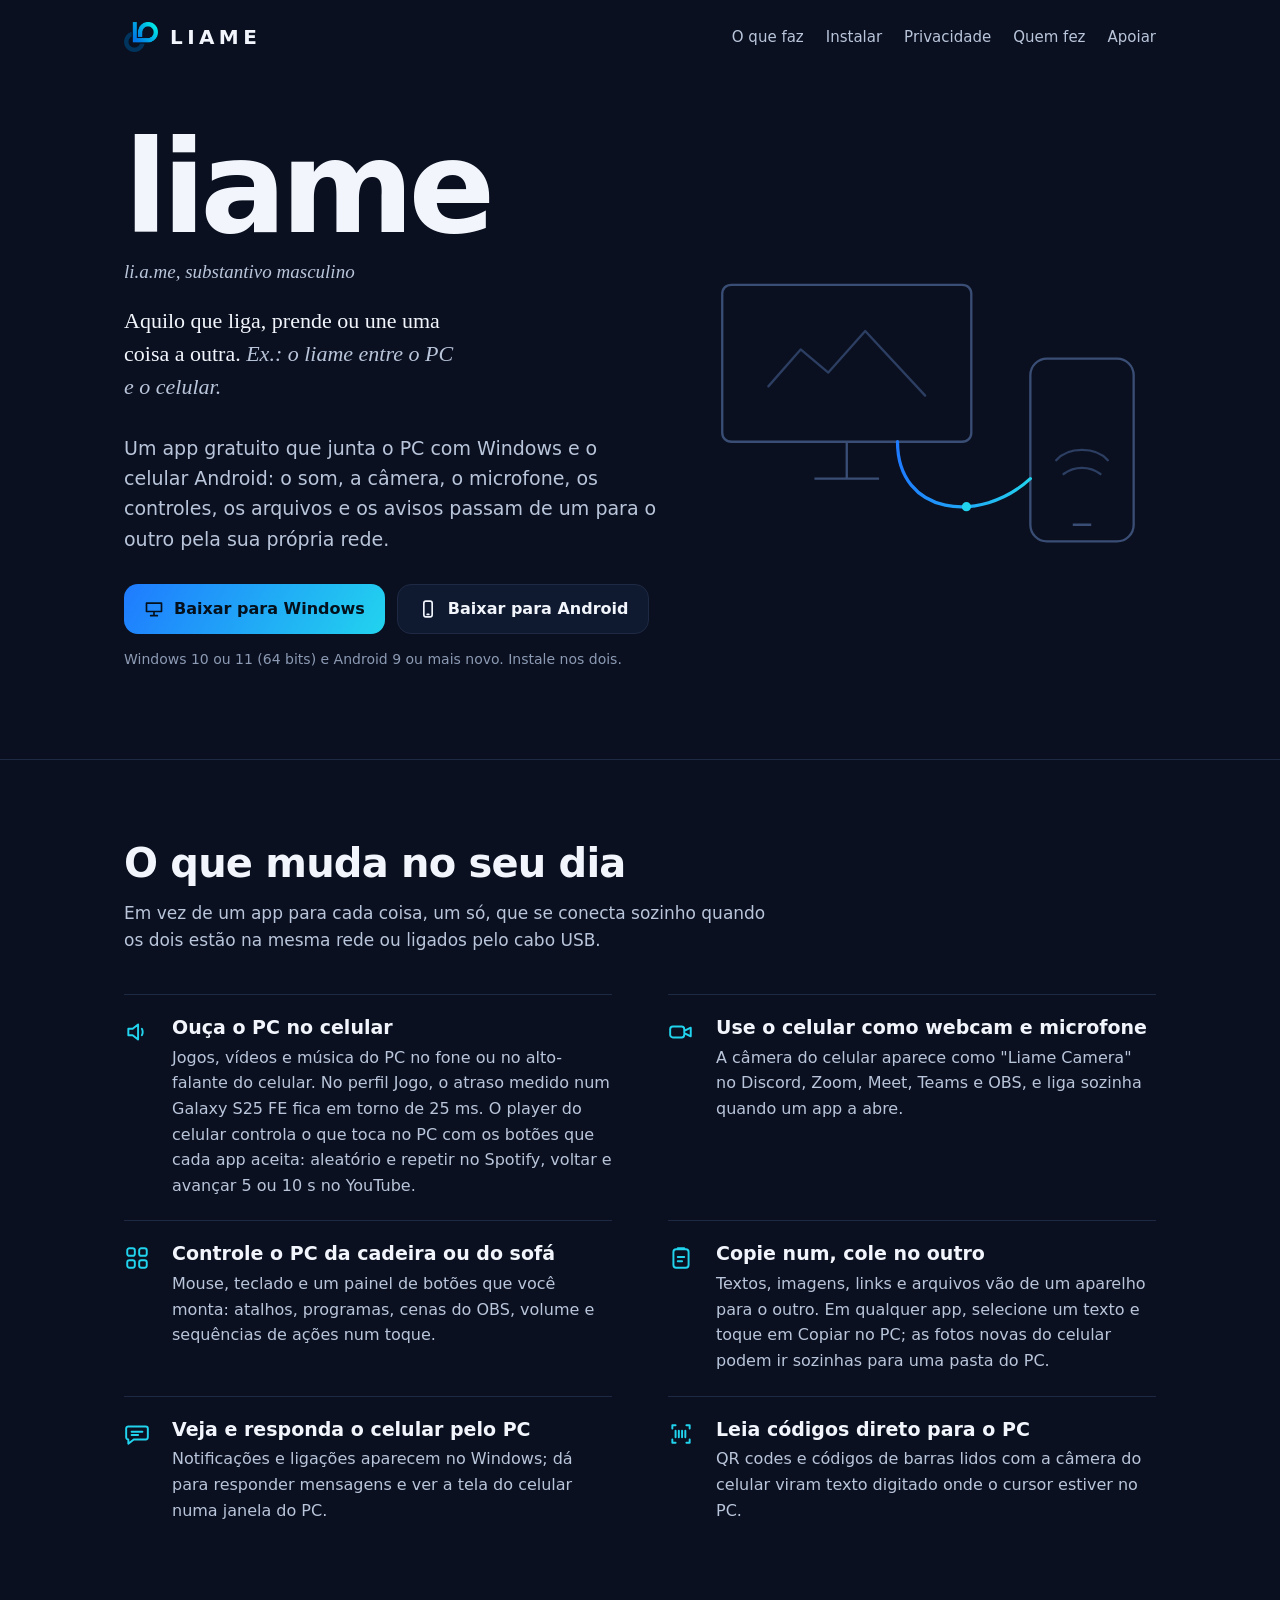
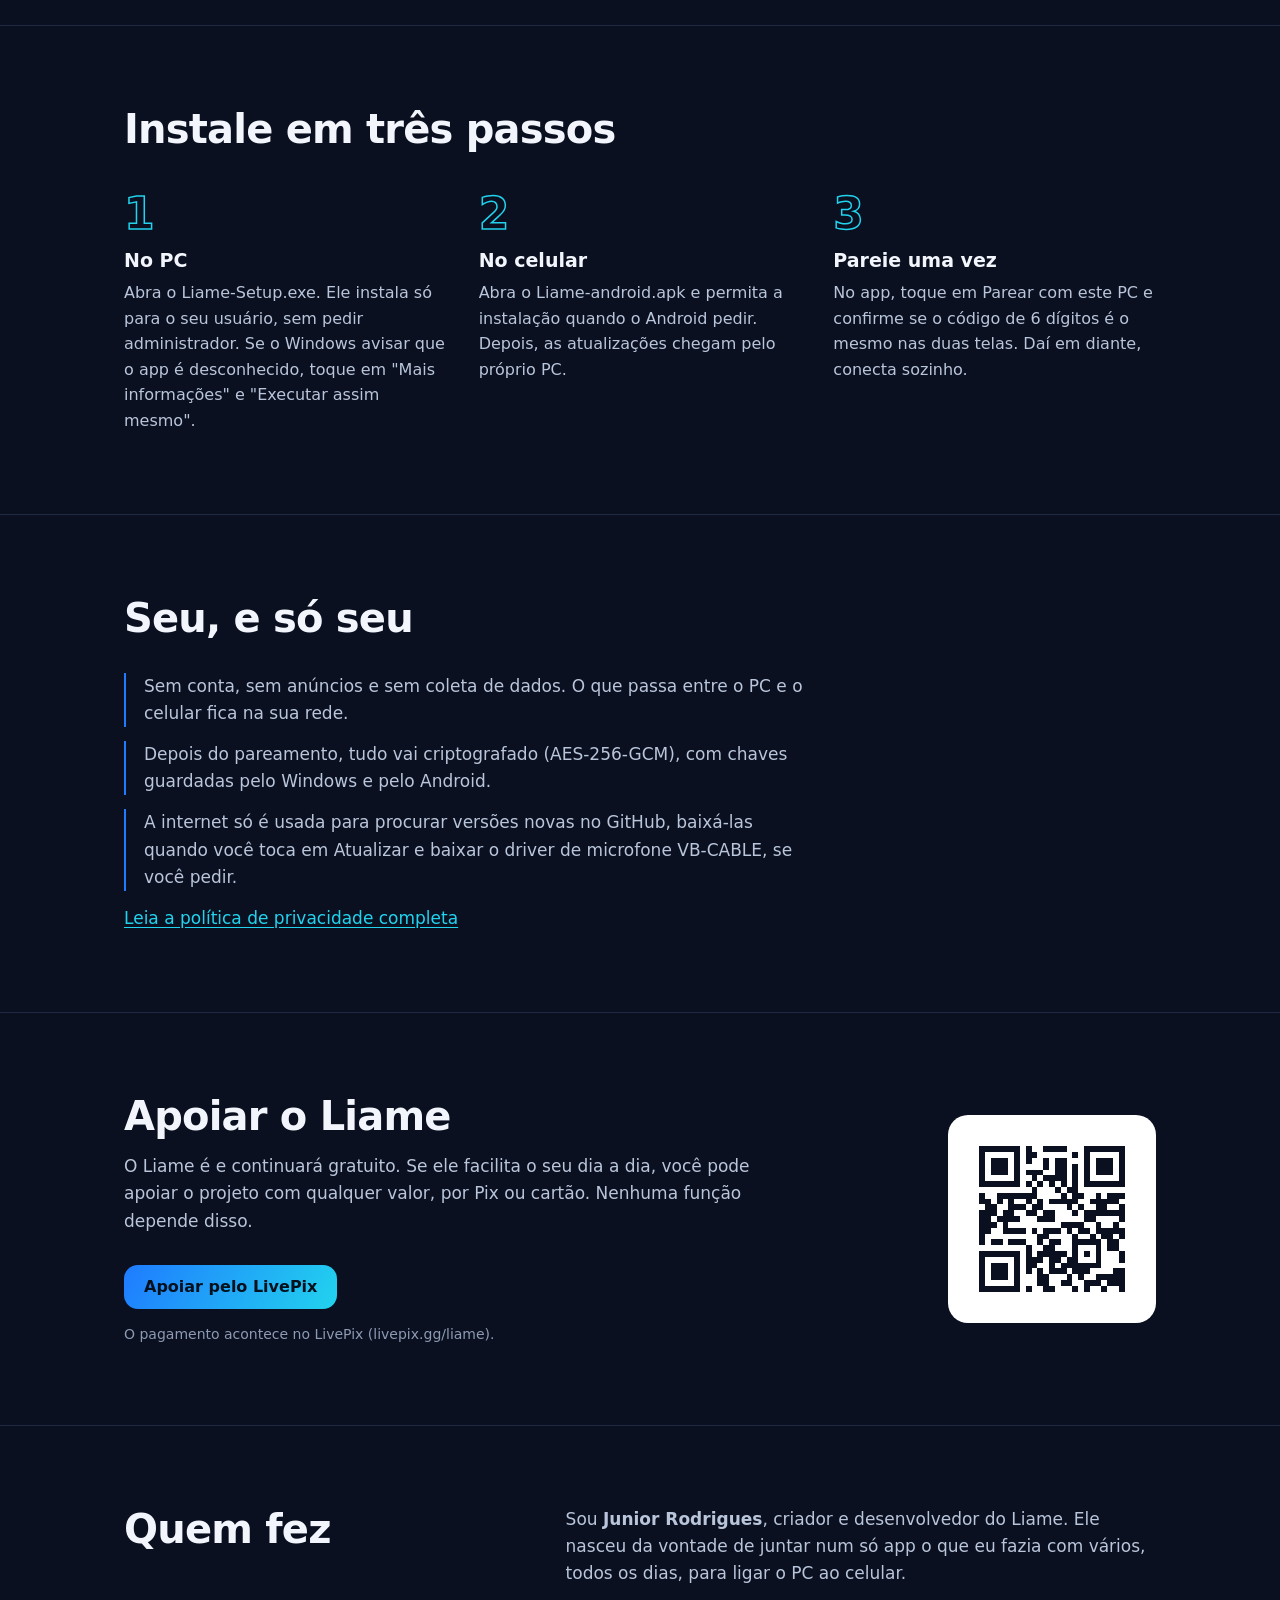
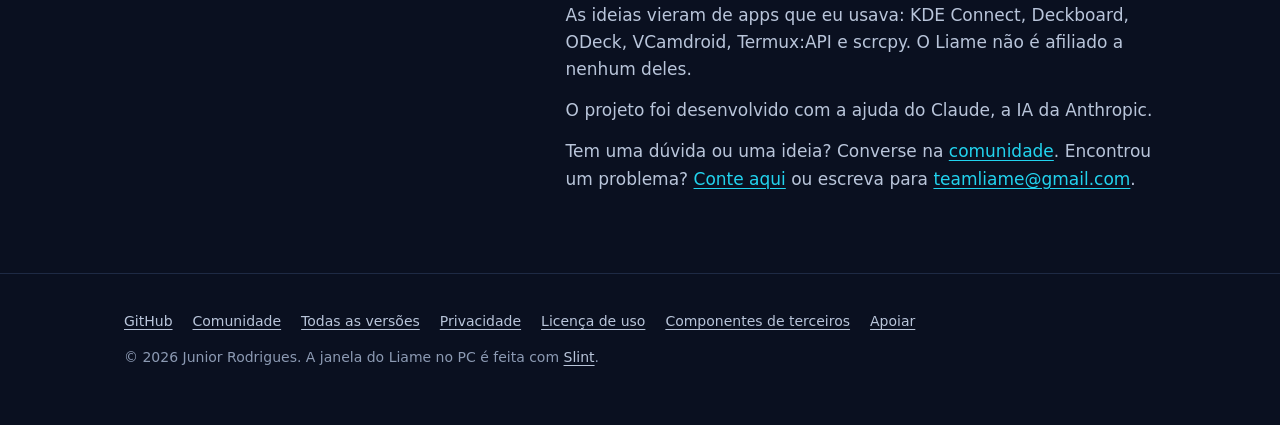
<file: index.html>
<!doctype html>
<html lang="pt-BR">
<head>
<meta charset="utf-8">
<meta name="viewport" content="width=device-width, initial-scale=1">
<title>Liame: o PC e o celular trabalhando como um só</title>
<meta name="description" content="Som do PC no celular, celular como webcam, microfone, mouse e atalhos, arquivos e notificações entre os dois. Grátis, sem conta e na sua rede.">
<meta property="og:title" content="Liame">
<meta property="og:description" content="O PC e o celular trabalhando como um só. Grátis, sem conta e na sua rede.">
<meta property="og:image" content="https://teamliame.github.io/liame/simbolo.png">
<link rel="icon" href="favicon.png">
<link rel="stylesheet" href="style.css">
</head>
<body>
<div class="wrap">
  <header class="top">
    <a class="brand" href="./"><img src="simbolo.png" alt="">LIAME</a>
    <nav aria-label="Seções">
      <a href="#usos">O que faz</a>
      <a href="#instalar">Instalar</a>
      <a href="#privacidade">Privacidade</a>
      <a href="#autor">Quem fez</a>
      <a href="#apoiar">Apoiar</a>
    </nav>
  </header>

  <main>
    <div class="hero">
      <div class="entry">
        <h1 class="word">liame</h1>
        <p class="say">li.a.me, substantivo masculino</p>
        <p class="def">Aquilo que liga, prende ou une uma coisa a outra. <em>Ex.: o liame entre o PC e o celular.</em></p>
        <p class="pitch">Um app gratuito que junta o PC com Windows e o celular Android: o som, a câmera, o microfone, os
          controles, os arquivos e os avisos passam de um para o outro pela sua própria rede.</p>
        <div class="ctas">
          <a class="btn main" href="https://github.com/teamliame/liame/releases/latest/download/Liame-Setup.exe">
            <svg viewBox="0 0 24 24" fill="none" stroke="currentColor" stroke-width="2" stroke-linecap="round" stroke-linejoin="round" aria-hidden="true"><path d="M3 5 H21 V15 H3 Z M8 20 H16 M12 15 V20"/></svg>
            Baixar para Windows</a>
          <a class="btn" href="https://github.com/teamliame/liame/releases/latest/download/Liame-android.apk">
            <svg viewBox="0 0 24 24" fill="none" stroke="currentColor" stroke-width="2" stroke-linecap="round" stroke-linejoin="round" aria-hidden="true"><path d="M9.5 2.5 H14.5 C15.9 2.5 17 3.6 17 5 V19 C17 20.4 15.9 21.5 14.5 21.5 H9.5 C8.1 21.5 7 20.4 7 19 V5 C7 3.6 8.1 2.5 9.5 2.5 Z M11 18.5 H13"/></svg>
            Baixar para Android</a>
        </div>
        <p class="fine" id="ver">Windows 10 ou 11 (64 bits) e Android 9 ou mais novo. Instale nos dois.</p>
      </div>

      <svg class="thread" viewBox="0 0 480 330" role="img" aria-label="Um fio de luz liga a tela de um PC a um celular">
        <defs>
          <linearGradient id="g" x1="0" x2="1"><stop offset="0" stop-color="#1F7BFF"/><stop offset="1" stop-color="#22D3EE"/></linearGradient>
        </defs>
        <path class="dev" d="M20 40 H270 C276 40 280 44 280 50 V200 C280 206 276 210 270 210 H20 C14 210 10 206 10 200 V50 C10 44 14 40 20 40 Z M110 250 H180 M145 210 V250"/>
        <path class="dev" d="M362 120 H438 C448 120 456 128 456 138 V300 C456 310 448 318 438 318 H362 C352 318 344 310 344 300 V138 C344 128 352 120 362 120 Z M390 300 H410"/>
        <path id="bond" class="bond" d="M200 210 C200 290 290 300 344 250"/>
        <circle class="spark" r="5">
          <animateMotion dur="2.6s" repeatCount="indefinite" keyPoints="0;1" keyTimes="0;1" calcMode="linear"><mpath href="#bond"/></animateMotion>
        </circle>
        <path d="M60 150 L95 110 L125 135 L165 90 L230 160" fill="none" stroke="#2C3E62" stroke-width="2.5" stroke-linecap="round" stroke-linejoin="round"/>
        <path d="M372 230 C385 215 415 215 428 230 M380 245 C392 236 408 236 420 245" fill="none" stroke="#2C3E62" stroke-width="2.5" stroke-linecap="round"/>
      </svg>
    </div>
  </main>
</div>

<section id="usos">
  <div class="wrap">
    <h2>O que muda no seu dia</h2>
    <p class="lead">Em vez de um app para cada coisa, um só, que se conecta sozinho quando os dois estão na mesma rede
      ou ligados pelo cabo USB.</p>
    <div class="uses">
      <div class="use">
        <svg viewBox="0 0 24 24" aria-hidden="true"><path d="M4 9 H8 L13 5 V19 L8 15 H4 Z M16.5 9 C17.5 10.5 17.5 13.5 16.5 15"/></svg>
        <div><h3>Ouça o PC no celular</h3>
          <p>Jogos, vídeos e música do PC no fone ou no alto-falante do celular. No perfil Jogo, o atraso medido num
            Galaxy S25 FE fica em torno de 25 ms. O player do celular controla o que toca no PC com os botões que
            cada app aceita: aleatório e repetir no Spotify, voltar e avançar 5 ou 10 s no YouTube.</p></div>
      </div>
      <div class="use">
        <svg viewBox="0 0 24 24" aria-hidden="true"><path d="M4.5 7 H12.5 C13.9 7 15 8.1 15 9.5 V14.5 C15 15.9 13.9 17 12.5 17 H4.5 C3.1 17 2 15.9 2 14.5 V9.5 C2 8.1 3.1 7 4.5 7 Z M15 11 L21 8 V16 L15 13"/></svg>
        <div><h3>Use o celular como webcam e microfone</h3>
          <p>A câmera do celular aparece como "Liame Camera" no Discord, Zoom, Meet, Teams e OBS, e liga sozinha quando
            um app a abre.</p></div>
      </div>
      <div class="use">
        <svg viewBox="0 0 24 24" aria-hidden="true"><path d="M5 3 H8 C9.1 3 10 3.9 10 5 V8 C10 9.1 9.1 10 8 10 H5 C3.9 10 3 9.1 3 8 V5 C3 3.9 3.9 3 5 3 Z M16 3 H19 C20.1 3 21 3.9 21 5 V8 C21 9.1 20.1 10 19 10 H16 C14.9 10 14 9.1 14 8 V5 C14 3.9 14.9 3 16 3 Z M5 14 H8 C9.1 14 10 14.9 10 16 V19 C10 20.1 9.1 21 8 21 H5 C3.9 21 3 20.1 3 19 V16 C3 14.9 3.9 14 5 14 Z M16 14 H19 C20.1 14 21 14.9 21 16 V19 C21 20.1 20.1 21 19 21 H16 C14.9 21 14 20.1 14 19 V16 C14 14.9 14.9 14 16 14 Z"/></svg>
        <div><h3>Controle o PC da cadeira ou do sofá</h3>
          <p>Mouse, teclado e um painel de botões que você monta: atalhos, programas, cenas do OBS, volume e sequências
            de ações num toque.</p></div>
      </div>
      <div class="use">
        <svg viewBox="0 0 24 24" aria-hidden="true"><path d="M7.5 4 H16.5 C17.9 4 19 5.1 19 6.5 V18.5 C19 19.9 17.9 21 16.5 21 H7.5 C6.1 21 5 19.9 5 18.5 V6.5 C5 5.1 6.1 4 7.5 4 Z M9 4 V3 H15 V4 M9 11 H15 M9 15 H13"/></svg>
        <div><h3>Copie num, cole no outro</h3>
          <p>Textos, imagens, links e arquivos vão de um aparelho para o outro. Em qualquer app, selecione um texto e
            toque em Copiar no PC; as fotos novas do celular podem ir sozinhas para uma pasta do PC.</p></div>
      </div>
      <div class="use">
        <svg viewBox="0 0 24 24" aria-hidden="true"><path d="M4 5 H20 C21.1 5 22 5.9 22 7 V15 C22 16.1 21.1 17 20 17 H9 L4 21 V17 C2.9 17 2 16.1 2 15 V7 C2 5.9 2.9 5 4 5 Z M7 10 H17 M7 13 H13"/></svg>
        <div><h3>Veja e responda o celular pelo PC</h3>
          <p>Notificações e ligações aparecem no Windows; dá para responder mensagens e ver a tela do celular numa
            janela do PC.</p></div>
      </div>
      <div class="use">
        <svg viewBox="0 0 24 24" aria-hidden="true"><path d="M4 7 V4 H7 M17 4 H20 V7 M20 17 V20 H17 M7 20 H4 V17 M7 9 V15 M10 9 V15 M13 9 V15 M16 9 V15"/></svg>
        <div><h3>Leia códigos direto para o PC</h3>
          <p>QR codes e códigos de barras lidos com a câmera do celular viram texto digitado onde o cursor estiver no
            PC.</p></div>
      </div>
    </div>
  </div>
</section>

<section id="instalar">
  <div class="wrap">
    <h2>Instale em três passos</h2>
    <ol class="steps">
      <li><h3>No PC</h3>
        <p>Abra o Liame-Setup.exe. Ele instala só para o seu usuário, sem pedir administrador. Se o Windows avisar
          que o app é desconhecido, toque em "Mais informações" e "Executar assim mesmo".</p></li>
      <li><h3>No celular</h3>
        <p>Abra o Liame-android.apk e permita a instalação quando o Android pedir. Depois, as atualizações chegam
          pelo próprio PC.</p></li>
      <li><h3>Pareie uma vez</h3>
        <p>No app, toque em Parear com este PC e confirme se o código de 6 dígitos é o mesmo nas duas telas. Daí em
          diante, conecta sozinho.</p></li>
    </ol>
  </div>
</section>

<section id="privacidade">
  <div class="wrap">
    <h2>Seu, e só seu</h2>
    <div class="facts">
      <p>Sem conta, sem anúncios e sem coleta de dados. O que passa entre o PC e o celular fica na sua rede.</p>
      <p>Depois do pareamento, tudo vai criptografado (AES-256-GCM), com chaves guardadas pelo Windows e pelo Android.</p>
      <p>A internet só é usada para procurar versões novas no GitHub, baixá-las quando você toca em Atualizar e baixar
        o driver de microfone VB-CABLE, se você pedir.</p>
    </div>
    <p class="lead"><a href="privacidade.html">Leia a política de privacidade completa</a></p>
  </div>
</section>

<section id="apoiar">
  <div class="wrap support">
    <div>
      <h2>Apoiar o Liame</h2>
      <p class="lead">O Liame é e continuará gratuito. Se ele facilita o seu dia a dia, você pode apoiar o projeto com
        qualquer valor, por Pix ou cartão. Nenhuma função depende disso.</p>
      <div class="ctas"><a class="btn main" href="https://livepix.gg/liame">Apoiar pelo LivePix</a></div>
      <p class="fine">O pagamento acontece no LivePix (livepix.gg/liame).</p>
    </div>
    <a class="qr" href="https://livepix.gg/liame" aria-label="QR code do apoio pelo LivePix"><img src="apoio-qr.png" alt="QR code para livepix.gg/liame" width="180" height="180"></a>
  </div>
</section>

<section id="autor">
  <div class="wrap author">
    <h2>Quem fez</h2>
    <div>
      <p>Sou <strong>Junior Rodrigues</strong>, criador e desenvolvedor do Liame. Ele nasceu da vontade de juntar
        num só app o que eu fazia com vários, todos os dias, para ligar o PC ao celular.</p>
      <p>As ideias vieram de apps que eu usava: KDE Connect, Deckboard, ODeck, VCamdroid, Termux:API e scrcpy. O
        Liame não é afiliado a nenhum deles.</p>
      <p>O projeto foi desenvolvido com a ajuda do Claude, a IA da Anthropic.</p>
      <p>Tem uma dúvida ou uma ideia? Converse na <a href="https://github.com/teamliame/liame/discussions">comunidade</a>.
        Encontrou um problema? <a href="https://github.com/teamliame/liame/issues/new/choose">Conte aqui</a>
        ou escreva para <a href="mailto:teamliame@gmail.com">teamliame@gmail.com</a>.</p>
    </div>
  </div>
</section>

<footer>
  <div class="wrap">
    <div class="links">
      <a href="https://github.com/teamliame/liame">GitHub</a>
      <a href="https://github.com/teamliame/liame/discussions">Comunidade</a>
      <a href="https://github.com/teamliame/liame/releases">Todas as versões</a>
      <a href="privacidade.html">Privacidade</a>
      <a href="licenca.html">Licença de uso</a>
      <a href="https://github.com/teamliame/liame/releases/latest/download/THIRD-PARTY-NOTICES.txt">Componentes de terceiros</a>
      <a href="https://livepix.gg/liame">Apoiar</a>
    </div>
    <p>© 2026 Junior Rodrigues. A janela do Liame no PC é feita com <a href="https://slint.dev">Slint</a>.</p>
  </div>
</footer>

<script>
  // the published version, from GitHub's public API (nothing is sent but the request itself)
  fetch("https://api.github.com/repos/teamliame/liame/releases/latest")
    .then(r => r.ok ? r.json() : null)
    .then(j => { if (j && j.tag_name) document.getElementById("ver").textContent =
      "Versão " + j.tag_name.replace(/^v/, "") + ". Windows 10 ou 11 (64 bits) e Android 9 ou mais novo. Instale nos dois."; })
    .catch(() => {});
</script>
</body>
</html>
</file>
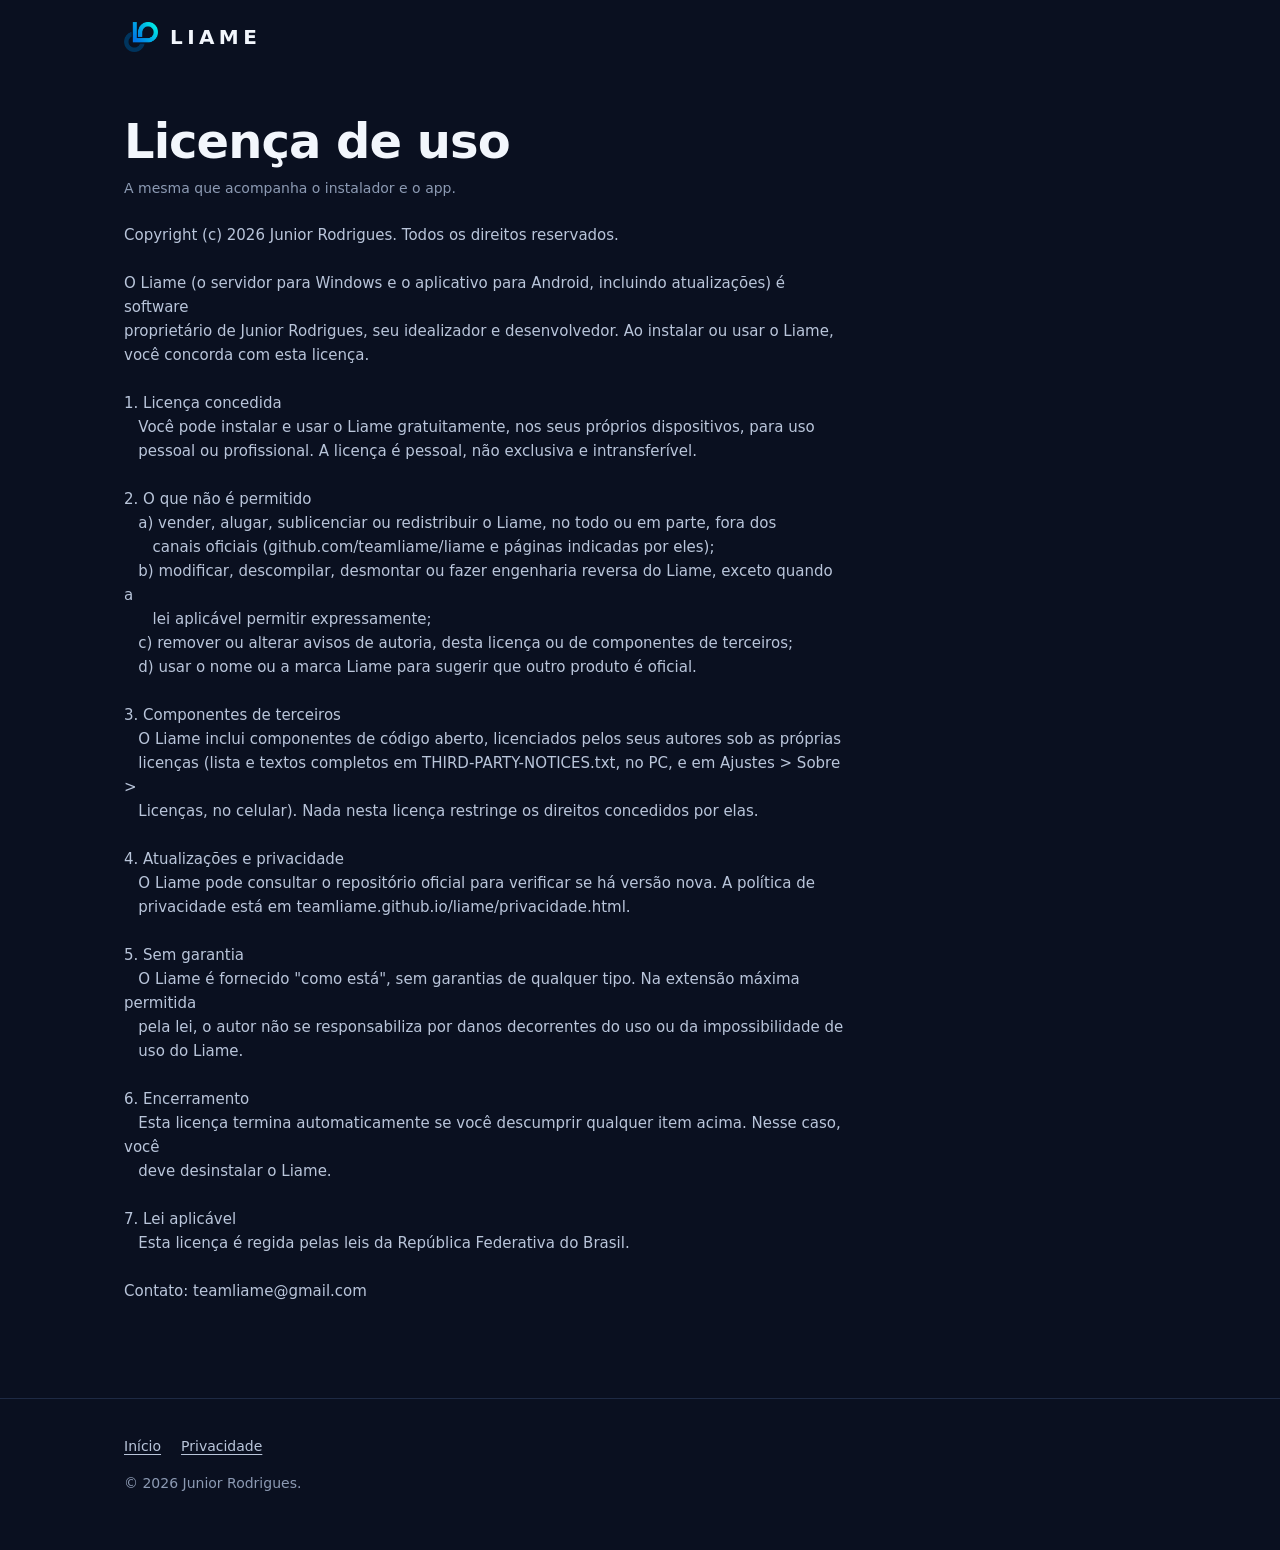
<file: licenca.html>
<!doctype html>
<html lang="pt-BR">
<head>
<meta charset="utf-8">
<meta name="viewport" content="width=device-width, initial-scale=1">
<title>Liame: licença de uso</title>
<link rel="icon" href="favicon.png">
<link rel="stylesheet" href="style.css">
</head>
<body>
<div class="wrap">
  <header class="top"><a class="brand" href="./"><img src="simbolo.png" alt="">LIAME</a></header>
  <main class="doc narrow">
    <h1>Licença de uso</h1>
    <p class="updated">A mesma que acompanha o instalador e o app.</p>
    <pre>Copyright (c) 2026 Junior Rodrigues. Todos os direitos reservados.

O Liame (o servidor para Windows e o aplicativo para Android, incluindo atualizações) é software
proprietário de Junior Rodrigues, seu idealizador e desenvolvedor. Ao instalar ou usar o Liame,
você concorda com esta licença.

1. Licença concedida
   Você pode instalar e usar o Liame gratuitamente, nos seus próprios dispositivos, para uso
   pessoal ou profissional. A licença é pessoal, não exclusiva e intransferível.

2. O que não é permitido
   a) vender, alugar, sublicenciar ou redistribuir o Liame, no todo ou em parte, fora dos
      canais oficiais (github.com/teamliame/liame e páginas indicadas por eles);
   b) modificar, descompilar, desmontar ou fazer engenharia reversa do Liame, exceto quando a
      lei aplicável permitir expressamente;
   c) remover ou alterar avisos de autoria, desta licença ou de componentes de terceiros;
   d) usar o nome ou a marca Liame para sugerir que outro produto é oficial.

3. Componentes de terceiros
   O Liame inclui componentes de código aberto, licenciados pelos seus autores sob as próprias
   licenças (lista e textos completos em THIRD-PARTY-NOTICES.txt, no PC, e em Ajustes &gt; Sobre &gt;
   Licenças, no celular). Nada nesta licença restringe os direitos concedidos por elas.

4. Atualizações e privacidade
   O Liame pode consultar o repositório oficial para verificar se há versão nova. A política de
   privacidade está em teamliame.github.io/liame/privacidade.html.

5. Sem garantia
   O Liame é fornecido &quot;como está&quot;, sem garantias de qualquer tipo. Na extensão máxima permitida
   pela lei, o autor não se responsabiliza por danos decorrentes do uso ou da impossibilidade de
   uso do Liame.

6. Encerramento
   Esta licença termina automaticamente se você descumprir qualquer item acima. Nesse caso, você
   deve desinstalar o Liame.

7. Lei aplicável
   Esta licença é regida pelas leis da República Federativa do Brasil.

Contato: teamliame@gmail.com</pre>
  </main>
</div>
<footer><div class="wrap"><div class="links"><a href="./">Início</a><a href="privacidade.html">Privacidade</a></div>
  <p>© 2026 Junior Rodrigues.</p></div></footer>
</body>
</html>
</file>
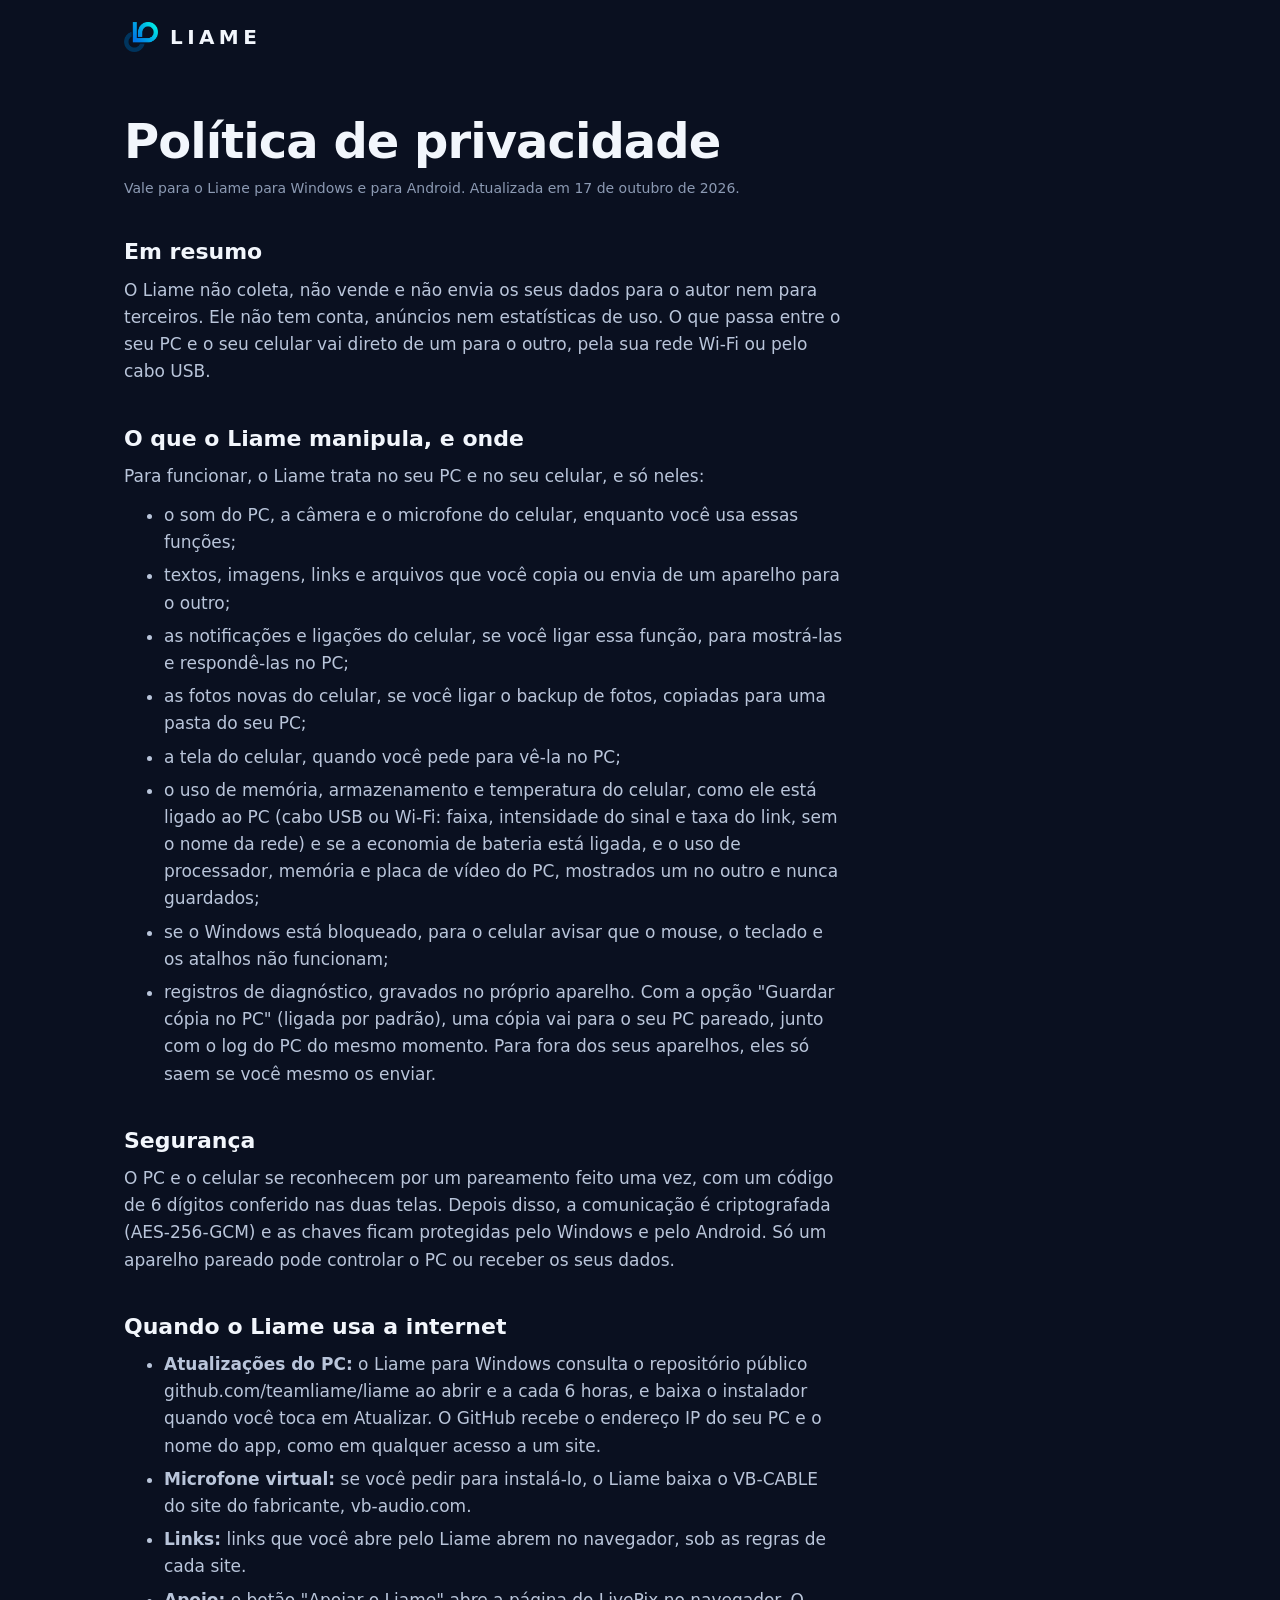
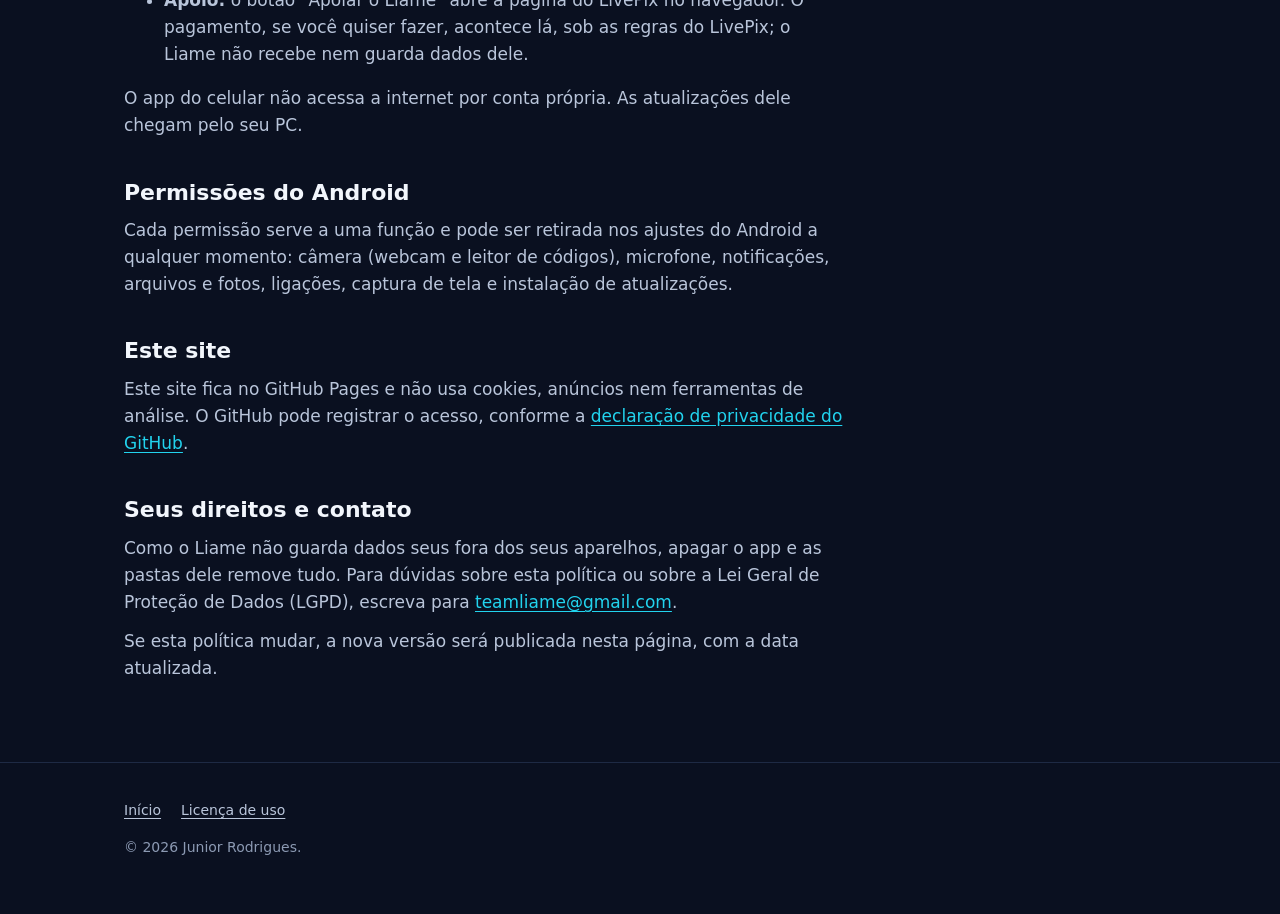
<file: privacidade.html>
<!doctype html>
<html lang="pt-BR">
<head>
<meta charset="utf-8">
<meta name="viewport" content="width=device-width, initial-scale=1">
<title>Liame: política de privacidade</title>
<meta name="description" content="Como o Liame trata os seus dados: nada é coletado, tudo fica na sua rede.">
<link rel="icon" href="favicon.png">
<link rel="stylesheet" href="style.css">
</head>
<body>
<div class="wrap">
  <header class="top"><a class="brand" href="./"><img src="simbolo.png" alt="">LIAME</a></header>
  <main class="doc narrow">
    <h1>Política de privacidade</h1>
    <p class="updated">Vale para o Liame para Windows e para Android. Atualizada em 17 de outubro de 2026.</p>

    <h2>Em resumo</h2>
    <p>O Liame não coleta, não vende e não envia os seus dados para o autor nem para terceiros. Ele não tem conta,
      anúncios nem estatísticas de uso. O que passa entre o seu PC e o seu celular vai direto de um para o outro,
      pela sua rede Wi-Fi ou pelo cabo USB.</p>

    <h2>O que o Liame manipula, e onde</h2>
    <p>Para funcionar, o Liame trata no seu PC e no seu celular, e só neles:</p>
    <ul>
      <li>o som do PC, a câmera e o microfone do celular, enquanto você usa essas funções;</li>
      <li>textos, imagens, links e arquivos que você copia ou envia de um aparelho para o outro;</li>
      <li>as notificações e ligações do celular, se você ligar essa função, para mostrá-las e respondê-las no PC;</li>
      <li>as fotos novas do celular, se você ligar o backup de fotos, copiadas para uma pasta do seu PC;</li>
      <li>a tela do celular, quando você pede para vê-la no PC;</li>
      <li>o uso de memória, armazenamento e temperatura do celular, como ele está ligado ao PC (cabo USB ou Wi-Fi:
        faixa, intensidade do sinal e taxa do link, sem o nome da rede) e se a economia de bateria está ligada, e o uso
        de processador, memória e placa de vídeo do PC, mostrados um no outro e nunca guardados;</li>
      <li>se o Windows está bloqueado, para o celular avisar que o mouse, o teclado e os atalhos não funcionam;</li>
      <li>registros de diagnóstico, gravados no próprio aparelho. Com a opção "Guardar cópia no PC" (ligada por
        padrão), uma cópia vai para o seu PC pareado, junto com o log do PC do mesmo momento. Para fora dos seus aparelhos,
        eles só saem se você mesmo os enviar.</li>
    </ul>

    <h2>Segurança</h2>
    <p>O PC e o celular se reconhecem por um pareamento feito uma vez, com um código de 6 dígitos conferido nas
      duas telas. Depois disso, a comunicação é criptografada (AES-256-GCM) e as chaves ficam protegidas pelo Windows
      e pelo Android. Só um aparelho pareado pode controlar o PC ou receber os seus dados.</p>

    <h2>Quando o Liame usa a internet</h2>
    <ul>
      <li><strong>Atualizações do PC:</strong> o Liame para Windows consulta o repositório público
        github.com/teamliame/liame ao abrir e a cada 6 horas, e baixa o instalador quando você toca em Atualizar.
        O GitHub recebe o endereço IP do seu PC e o nome do app, como em qualquer acesso a um site.</li>
      <li><strong>Microfone virtual:</strong> se você pedir para instalá-lo, o Liame baixa o VB-CABLE do site do
        fabricante, vb-audio.com.</li>
      <li><strong>Links:</strong> links que você abre pelo Liame abrem no navegador, sob as regras de cada site.</li>
      <li><strong>Apoio:</strong> o botão "Apoiar o Liame" abre a página do LivePix no navegador. O pagamento, se você
        quiser fazer, acontece lá, sob as regras do LivePix; o Liame não recebe nem guarda dados dele.</li>
    </ul>
    <p>O app do celular não acessa a internet por conta própria. As atualizações dele chegam pelo seu PC.</p>

    <h2>Permissões do Android</h2>
    <p>Cada permissão serve a uma função e pode ser retirada nos ajustes do Android a qualquer momento: câmera (webcam e leitor de códigos), microfone, notificações, arquivos e fotos,
      ligações, captura de tela e instalação de atualizações.</p>

    <h2>Este site</h2>
    <p>Este site fica no GitHub Pages e não usa cookies, anúncios nem ferramentas de análise. O GitHub pode
      registrar o acesso, conforme a <a href="https://docs.github.com/pt/site-policy/privacy-policies/github-general-privacy-statement">declaração de privacidade do GitHub</a>.</p>

    <h2>Seus direitos e contato</h2>
    <p>Como o Liame não guarda dados seus fora dos seus aparelhos, apagar o app e as pastas dele remove tudo. Para
      dúvidas sobre esta política ou sobre a Lei Geral de Proteção de Dados (LGPD), escreva para
      <a href="mailto:teamliame@gmail.com">teamliame@gmail.com</a>.</p>
    <p>Se esta política mudar, a nova versão será publicada nesta página, com a data atualizada.</p>
  </main>
</div>
<footer><div class="wrap"><div class="links"><a href="./">Início</a><a href="licenca.html">Licença de uso</a></div>
  <p>© 2026 Junior Rodrigues.</p></div></footer>
</body>
</html>
</file>
<file: style.css>
/* Liame — site público (GitHub Pages). Sem fontes nem scripts de terceiros. */
:root {
  --ink: #0A1020;
  --deep: #0F1A30;
  --line: #1E2A44;
  --mist: #B9C5DA;
  --white: #F2F6FC;
  --blue: #1F7BFF;
  --cyan: #22D3EE;
  --display: "Segoe UI Variable Display", "Segoe UI", "SF Pro Display", system-ui, sans-serif;
  --text: "Segoe UI Variable Text", "Segoe UI", "SF Pro Text", system-ui, sans-serif;
  --serif: "Iowan Old Style", "Palatino Linotype", Palatino, Georgia, serif;
}
* { box-sizing: border-box; }
html { -webkit-text-size-adjust: 100%; }
body {
  margin: 0; background: var(--ink); color: var(--mist);
  font: 17px/1.6 var(--text);
}
a { color: var(--cyan); text-underline-offset: 3px; }
a:focus-visible, .btn:focus-visible { outline: 2px solid var(--cyan); outline-offset: 3px; border-radius: 10px; }
h1, h2, h3 { color: var(--white); font-family: var(--display); line-height: 1.15; margin: 0; }
h2 { font-size: clamp(28px, 4vw, 40px); font-weight: 800; letter-spacing: -0.02em; }
h3 { font-size: 19px; font-weight: 700; }
p { margin: 0; }
.wrap { max-width: 1080px; margin: 0 auto; padding: 0 24px; }
.narrow { max-width: 720px; }

/* top bar */
.top { display: flex; align-items: center; justify-content: space-between; padding: 22px 0; }
.brand { display: flex; align-items: center; gap: 12px; color: var(--white); text-decoration: none;
  font: 800 20px/1 var(--display); letter-spacing: 0.22em; }
.brand img { width: 34px; height: auto; }
.top nav { display: flex; gap: 22px; font-size: 15px; }
.top nav a { color: var(--mist); text-decoration: none; }
.top nav a:hover { color: var(--white); }

/* hero: the dictionary entry */
.hero { display: grid; grid-template-columns: 1.1fr 0.9fr; gap: 48px; align-items: center; padding: 56px 0 88px; }
.entry .word { font: 800 clamp(64px, 11vw, 128px)/0.9 var(--display); color: var(--white); letter-spacing: -0.045em; }
.entry .say { font: italic 19px/1.4 var(--serif); color: var(--mist); margin-top: 14px; }
.entry .def { font: 22px/1.5 var(--serif); color: var(--white); margin-top: 18px; max-width: 30ch; }
.entry .def em { color: var(--mist); }
.pitch { font-size: 19px; margin-top: 30px; max-width: 46ch; }
.ctas { display: flex; flex-wrap: wrap; gap: 12px; margin-top: 30px; }
.btn { display: inline-flex; align-items: center; gap: 10px; padding: 14px 20px; border-radius: 14px;
  font: 700 16px/1 var(--text); text-decoration: none; color: var(--white); background: var(--deep);
  border: 1px solid var(--line); }
.btn:hover { border-color: #33486F; }
.btn.main { background: linear-gradient(120deg, var(--blue), var(--cyan)); color: #04111D; border: 0; }
.btn svg { width: 20px; height: 20px; }
.fine { font-size: 14px; margin-top: 14px; color: #8C9AB3; }

/* the thread between the PC and the phone */
.thread { width: 100%; height: auto; }
.thread .dev { fill: none; stroke: #3A4E75; stroke-width: 2.5; stroke-linejoin: round; }
.thread .bond { fill: none; stroke: url(#g); stroke-width: 3.5; stroke-linecap: round; }
.thread .spark { fill: var(--cyan); }
@media (prefers-reduced-motion: reduce) { .thread .spark { display: none; } }

/* sections */
section { padding: 80px 0; border-top: 1px solid var(--line); }
.lead { margin-top: 14px; max-width: 60ch; }
.uses { display: grid; grid-template-columns: repeat(2, 1fr); gap: 0 56px; margin-top: 40px; }
.use { padding: 22px 0; border-top: 1px solid var(--line); display: grid; grid-template-columns: 32px 1fr; gap: 16px; }
.use svg { width: 26px; height: 26px; stroke: var(--cyan); fill: none; stroke-width: 1.8; stroke-linecap: round; stroke-linejoin: round; margin-top: 2px; }
.use p { margin-top: 6px; font-size: 16px; }

.steps { list-style: none; padding: 0; margin: 40px 0 0; display: grid; grid-template-columns: repeat(3, 1fr); gap: 32px; counter-reset: s; }
.steps li { counter-increment: s; }
.steps li::before { content: counter(s); display: block; font: 800 44px/1 var(--display); color: transparent;
  -webkit-text-stroke: 1.5px var(--cyan); margin-bottom: 14px; }
.steps p { margin-top: 8px; font-size: 16px; }

.facts { margin-top: 32px; display: grid; gap: 14px; max-width: 64ch; }
.facts p { padding-left: 18px; border-left: 2px solid var(--blue); }

.support { display: grid; grid-template-columns: 1fr auto; gap: 48px; align-items: center; }
.support .qr { display: block; background: #fff; border-radius: 20px; padding: 14px; line-height: 0; }
.support .qr img { width: 180px; height: 180px; image-rendering: pixelated; }

.author { display: grid; grid-template-columns: 0.8fr 1.2fr; gap: 48px; }
.author p + p { margin-top: 14px; }

footer { border-top: 1px solid var(--line); padding: 36px 0 56px; font-size: 14px; color: #8C9AB3; }
footer .links { display: flex; flex-wrap: wrap; gap: 20px; margin-bottom: 14px; }
footer a { color: var(--mist); }

/* document pages (privacy, license) */
.doc { padding: 40px 0 80px; }
.doc h1 { font-size: clamp(32px, 5vw, 48px); font-weight: 800; letter-spacing: -0.02em; }
.doc .updated { margin-top: 8px; font-size: 14px; color: #8C9AB3; }
.doc h2 { font-size: 22px; margin-top: 40px; letter-spacing: 0; font-weight: 700; }
.doc p, .doc ul { margin-top: 12px; }
.doc li { margin-top: 6px; }
.doc pre { white-space: pre-wrap; font: 15px/1.6 var(--text); color: var(--mist); margin-top: 24px; }

@media (max-width: 860px) {
  .hero, .author, .support { grid-template-columns: 1fr; }
  .support .qr { justify-self: start; }
  .hero { padding-top: 24px; gap: 24px; }
  .thread { max-width: 420px; }
  .uses, .steps { grid-template-columns: 1fr; }
  .top nav { display: none; }
  section { padding: 56px 0; }
}
</file>
